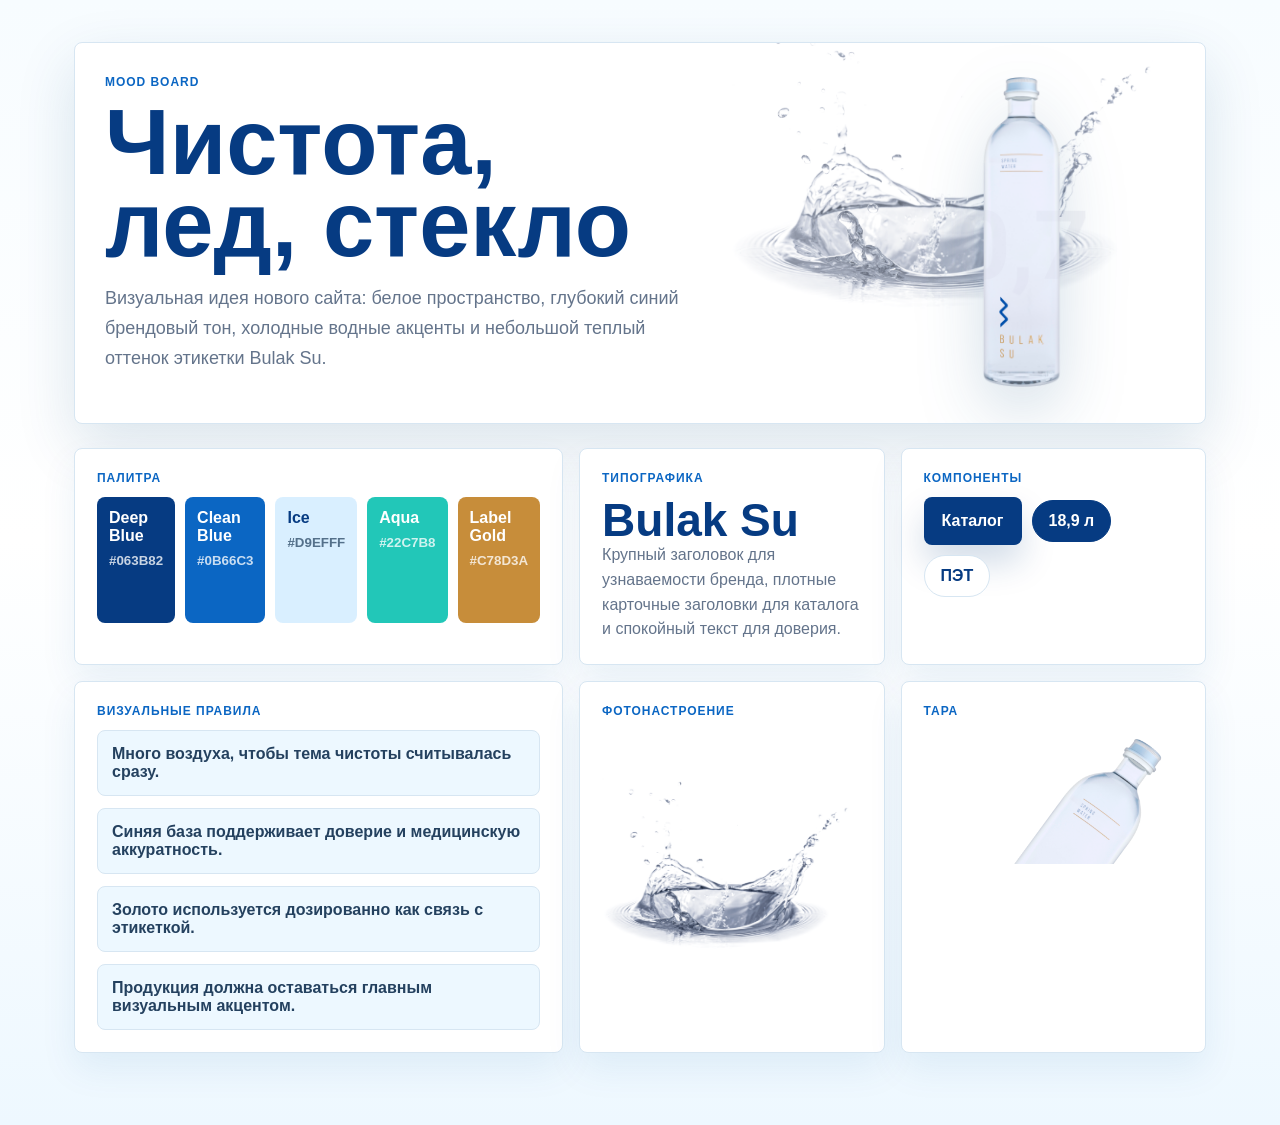
<file: docs/moodboard.html>
<!doctype html>
<html lang="ru">
  <head>
    <meta charset="utf-8" />
    <meta name="viewport" content="width=device-width, initial-scale=1" />
    <title>Mood board Bulak Su</title>
    <link rel="stylesheet" href="../styles.css" />
    <style>
      body {
        background:
          linear-gradient(180deg, #f7fcff, #ffffff 48%, #eef8ff),
          #f7fcff;
      }

      .mood-page {
        max-width: 1180px;
        margin: 0 auto;
        padding: 42px 24px 72px;
      }

      .mood-hero {
        display: grid;
        grid-template-columns: 1fr 0.8fr;
        gap: 24px;
        align-items: center;
        min-height: 360px;
        margin-bottom: 24px;
        padding: 30px;
        overflow: hidden;
        background: white;
        border: 1px solid var(--line);
        border-radius: var(--radius);
        box-shadow: var(--shadow);
      }

      .mood-hero h1 {
        font-size: clamp(52px, 8vw, 92px);
      }

      .mood-product {
        position: relative;
        min-height: 320px;
      }

      .mood-product img:first-child {
        position: absolute;
        right: 0;
        bottom: 0;
        width: 96%;
        opacity: 0.68;
      }

      .mood-product img:last-child {
        position: absolute;
        right: 18%;
        bottom: 6px;
        height: 310px;
        filter: drop-shadow(0 24px 32px rgba(14, 78, 130, 0.18));
      }

      .mood-grid {
        display: grid;
        grid-template-columns: 1.1fr 0.9fr 0.9fr;
        gap: 16px;
      }

      .mood-card {
        padding: 22px;
        background: white;
        border: 1px solid var(--line);
        border-radius: var(--radius);
        box-shadow: 0 16px 36px rgba(11, 84, 151, 0.08);
      }

      .swatches {
        display: grid;
        grid-template-columns: repeat(5, 1fr);
        gap: 10px;
      }

      .swatch {
        min-height: 126px;
        padding: 12px;
        color: white;
        border-radius: var(--radius);
        font-weight: 850;
      }

      .swatch small {
        display: block;
        margin-top: 8px;
        color: rgba(255, 255, 255, 0.78);
        font-weight: 700;
      }

      .swatch:nth-child(1) {
        background: #063b82;
      }

      .swatch:nth-child(2) {
        background: #0b66c3;
      }

      .swatch:nth-child(3) {
        color: #063b82;
        background: #d9efff;
      }

      .swatch:nth-child(3) small {
        color: #54708a;
      }

      .swatch:nth-child(4) {
        background: #22c7b8;
      }

      .swatch:nth-child(5) {
        background: #c78d3a;
      }

      .type-sample strong {
        display: block;
        color: var(--blue-900);
        font-size: 46px;
        line-height: 1;
      }

      .type-sample span {
        color: var(--muted);
        line-height: 1.55;
      }

      .visual-rules {
        display: grid;
        gap: 12px;
      }

      .visual-rules span {
        display: block;
        padding: 14px;
        color: #24415f;
        background: var(--ice);
        border: 1px solid var(--line);
        border-radius: var(--radius);
        font-weight: 800;
      }

      .component-row {
        display: flex;
        flex-wrap: wrap;
        gap: 10px;
        align-items: center;
      }

      @media (max-width: 920px) {
        .mood-hero,
        .mood-grid {
          grid-template-columns: 1fr;
        }
      }

      @media (max-width: 560px) {
        .swatches {
          grid-template-columns: 1fr 1fr;
        }
      }
    </style>
  </head>
  <body>
    <main class="mood-page">
      <section class="mood-hero">
        <div>
          <p class="eyebrow">Mood board</p>
          <h1>Чистота, лед, стекло</h1>
          <p class="hero-lead">
            Визуальная идея нового сайта: белое пространство, глубокий синий брендовый тон, холодные водные акценты и
            небольшой теплый оттенок этикетки Bulak Su.
          </p>
        </div>
        <div class="mood-product" aria-hidden="true">
          <img src="../assets/report/water-splash.png" alt="" />
          <img src="../assets/products/bottle-07.png" alt="" />
        </div>
      </section>

      <section class="mood-grid" aria-label="Визуальная система">
        <article class="mood-card">
          <p class="eyebrow">Палитра</p>
          <div class="swatches">
            <span class="swatch">Deep Blue<small>#063B82</small></span>
            <span class="swatch">Clean Blue<small>#0B66C3</small></span>
            <span class="swatch">Ice<small>#D9EFFF</small></span>
            <span class="swatch">Aqua<small>#22C7B8</small></span>
            <span class="swatch">Label Gold<small>#C78D3A</small></span>
          </div>
        </article>

        <article class="mood-card type-sample">
          <p class="eyebrow">Типографика</p>
          <strong>Bulak Su</strong>
          <span>
            Крупный заголовок для узнаваемости бренда, плотные карточные заголовки для каталога и спокойный текст для
            доверия.
          </span>
        </article>

        <article class="mood-card">
          <p class="eyebrow">Компоненты</p>
          <div class="component-row">
            <a class="button button-primary" href="../index.html#products">Каталог</a>
            <button class="chip is-active" type="button">18,9 л</button>
            <button class="chip" type="button">ПЭТ</button>
          </div>
        </article>

        <article class="mood-card">
          <p class="eyebrow">Визуальные правила</p>
          <div class="visual-rules">
            <span>Много воздуха, чтобы тема чистоты считывалась сразу.</span>
            <span>Синяя база поддерживает доверие и медицинскую аккуратность.</span>
            <span>Золото используется дозированно как связь с этикеткой.</span>
            <span>Продукция должна оставаться главным визуальным акцентом.</span>
          </div>
        </article>

        <article class="mood-card">
          <p class="eyebrow">Фотонастроение</p>
          <img src="../assets/report/water-splash.png" alt="Водный всплеск" />
        </article>

        <article class="mood-card">
          <p class="eyebrow">Тара</p>
          <img src="../assets/report/glass-materials.png" alt="Стеклянная тара" />
        </article>
      </section>
    </main>
  </body>
</html>
</file>
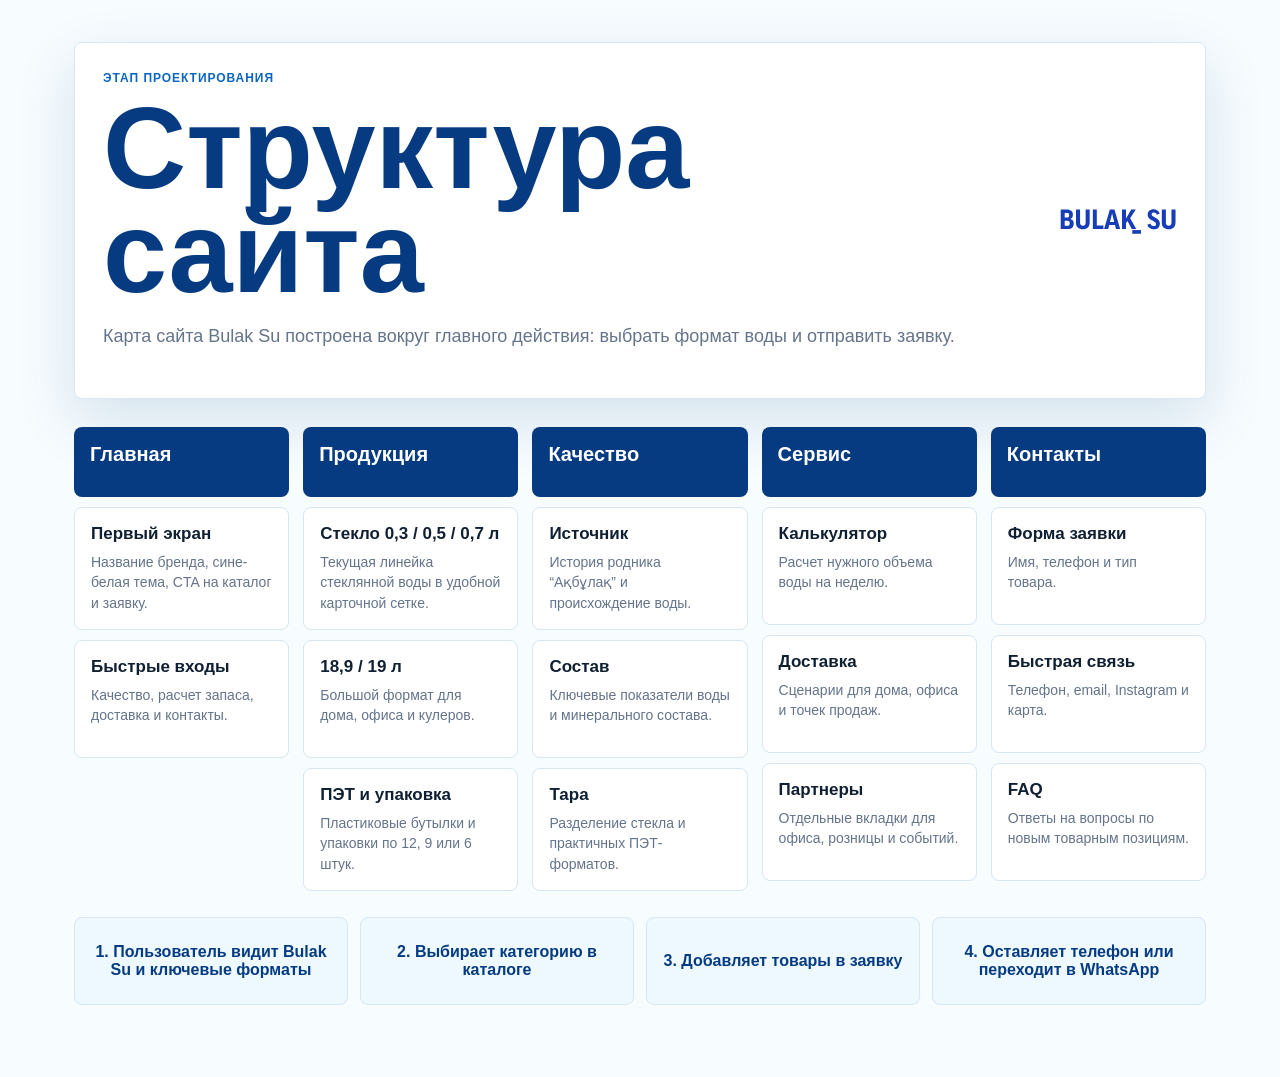
<file: docs/structure.html>
<!doctype html>
<html lang="ru">
  <head>
    <meta charset="utf-8" />
    <meta name="viewport" content="width=device-width, initial-scale=1" />
    <title>Структура сайта Bulak Su</title>
    <link rel="stylesheet" href="../styles.css" />
    <style>
      body {
        background: #f7fcff;
      }

      .doc-page {
        max-width: 1180px;
        margin: 0 auto;
        padding: 42px 24px 72px;
      }

      .doc-hero {
        display: flex;
        justify-content: space-between;
        gap: 24px;
        align-items: center;
        margin-bottom: 28px;
        padding: 28px;
        background: white;
        border: 1px solid var(--line);
        border-radius: var(--radius);
        box-shadow: var(--shadow);
      }

      .doc-hero img {
        width: 118px;
      }

      .site-map {
        display: grid;
        grid-template-columns: repeat(5, minmax(0, 1fr));
        gap: 14px;
      }

      .map-column {
        display: grid;
        gap: 10px;
        align-content: start;
      }

      .map-column h2 {
        min-height: 70px;
        margin: 0;
        padding: 16px;
        color: white;
        background: var(--blue-900);
        border-radius: var(--radius);
        font-size: 20px;
        line-height: 1.12;
      }

      .map-column article {
        min-height: 118px;
        padding: 16px;
        background: white;
        border: 1px solid var(--line);
        border-radius: var(--radius);
      }

      .map-column h3 {
        margin-bottom: 8px;
        font-size: 17px;
      }

      .map-column p {
        margin: 0;
        color: var(--muted);
        font-size: 14px;
        line-height: 1.45;
      }

      .flow {
        display: grid;
        grid-template-columns: repeat(4, 1fr);
        gap: 12px;
        margin-top: 26px;
      }

      .flow span {
        display: grid;
        min-height: 88px;
        place-items: center;
        padding: 16px;
        color: var(--blue-900);
        text-align: center;
        background: var(--ice);
        border: 1px solid var(--line);
        border-radius: var(--radius);
        font-weight: 850;
      }

      @media (max-width: 900px) {
        .site-map,
        .flow {
          grid-template-columns: 1fr 1fr;
        }
      }

      @media (max-width: 560px) {
        .doc-hero,
        .site-map,
        .flow {
          grid-template-columns: 1fr;
          display: grid;
        }
      }
    </style>
  </head>
  <body>
    <main class="doc-page">
      <section class="doc-hero">
        <div>
          <p class="eyebrow">Этап проектирования</p>
          <h1>Структура сайта</h1>
          <p class="hero-lead">
            Карта сайта Bulak Su построена вокруг главного действия: выбрать формат воды и отправить заявку.
          </p>
        </div>
        <img src="../assets/brand/logo-blue.svg" alt="Bulak Su" />
      </section>

      <section class="site-map" aria-label="Карта разделов сайта">
        <div class="map-column">
          <h2>Главная</h2>
          <article>
            <h3>Первый экран</h3>
            <p>Название бренда, сине-белая тема, CTA на каталог и заявку.</p>
          </article>
          <article>
            <h3>Быстрые входы</h3>
            <p>Качество, расчет запаса, доставка и контакты.</p>
          </article>
        </div>
        <div class="map-column">
          <h2>Продукция</h2>
          <article>
            <h3>Стекло 0,3 / 0,5 / 0,7 л</h3>
            <p>Текущая линейка стеклянной воды в удобной карточной сетке.</p>
          </article>
          <article>
            <h3>18,9 / 19 л</h3>
            <p>Большой формат для дома, офиса и кулеров.</p>
          </article>
          <article>
            <h3>ПЭТ и упаковка</h3>
            <p>Пластиковые бутылки и упаковки по 12, 9 или 6 штук.</p>
          </article>
        </div>
        <div class="map-column">
          <h2>Качество</h2>
          <article>
            <h3>Источник</h3>
            <p>История родника “Ақбұлақ” и происхождение воды.</p>
          </article>
          <article>
            <h3>Состав</h3>
            <p>Ключевые показатели воды и минерального состава.</p>
          </article>
          <article>
            <h3>Тара</h3>
            <p>Разделение стекла и практичных ПЭТ-форматов.</p>
          </article>
        </div>
        <div class="map-column">
          <h2>Сервис</h2>
          <article>
            <h3>Калькулятор</h3>
            <p>Расчет нужного объема воды на неделю.</p>
          </article>
          <article>
            <h3>Доставка</h3>
            <p>Сценарии для дома, офиса и точек продаж.</p>
          </article>
          <article>
            <h3>Партнеры</h3>
            <p>Отдельные вкладки для офиса, розницы и событий.</p>
          </article>
        </div>
        <div class="map-column">
          <h2>Контакты</h2>
          <article>
            <h3>Форма заявки</h3>
            <p>Имя, телефон и тип товара.</p>
          </article>
          <article>
            <h3>Быстрая связь</h3>
            <p>Телефон, email, Instagram и карта.</p>
          </article>
          <article>
            <h3>FAQ</h3>
            <p>Ответы на вопросы по новым товарным позициям.</p>
          </article>
        </div>
      </section>

      <section class="flow" aria-label="Пользовательский путь">
        <span>1. Пользователь видит Bulak Su и ключевые форматы</span>
        <span>2. Выбирает категорию в каталоге</span>
        <span>3. Добавляет товары в заявку</span>
        <span>4. Оставляет телефон или переходит в WhatsApp</span>
      </section>
    </main>
  </body>
</html>
</file>
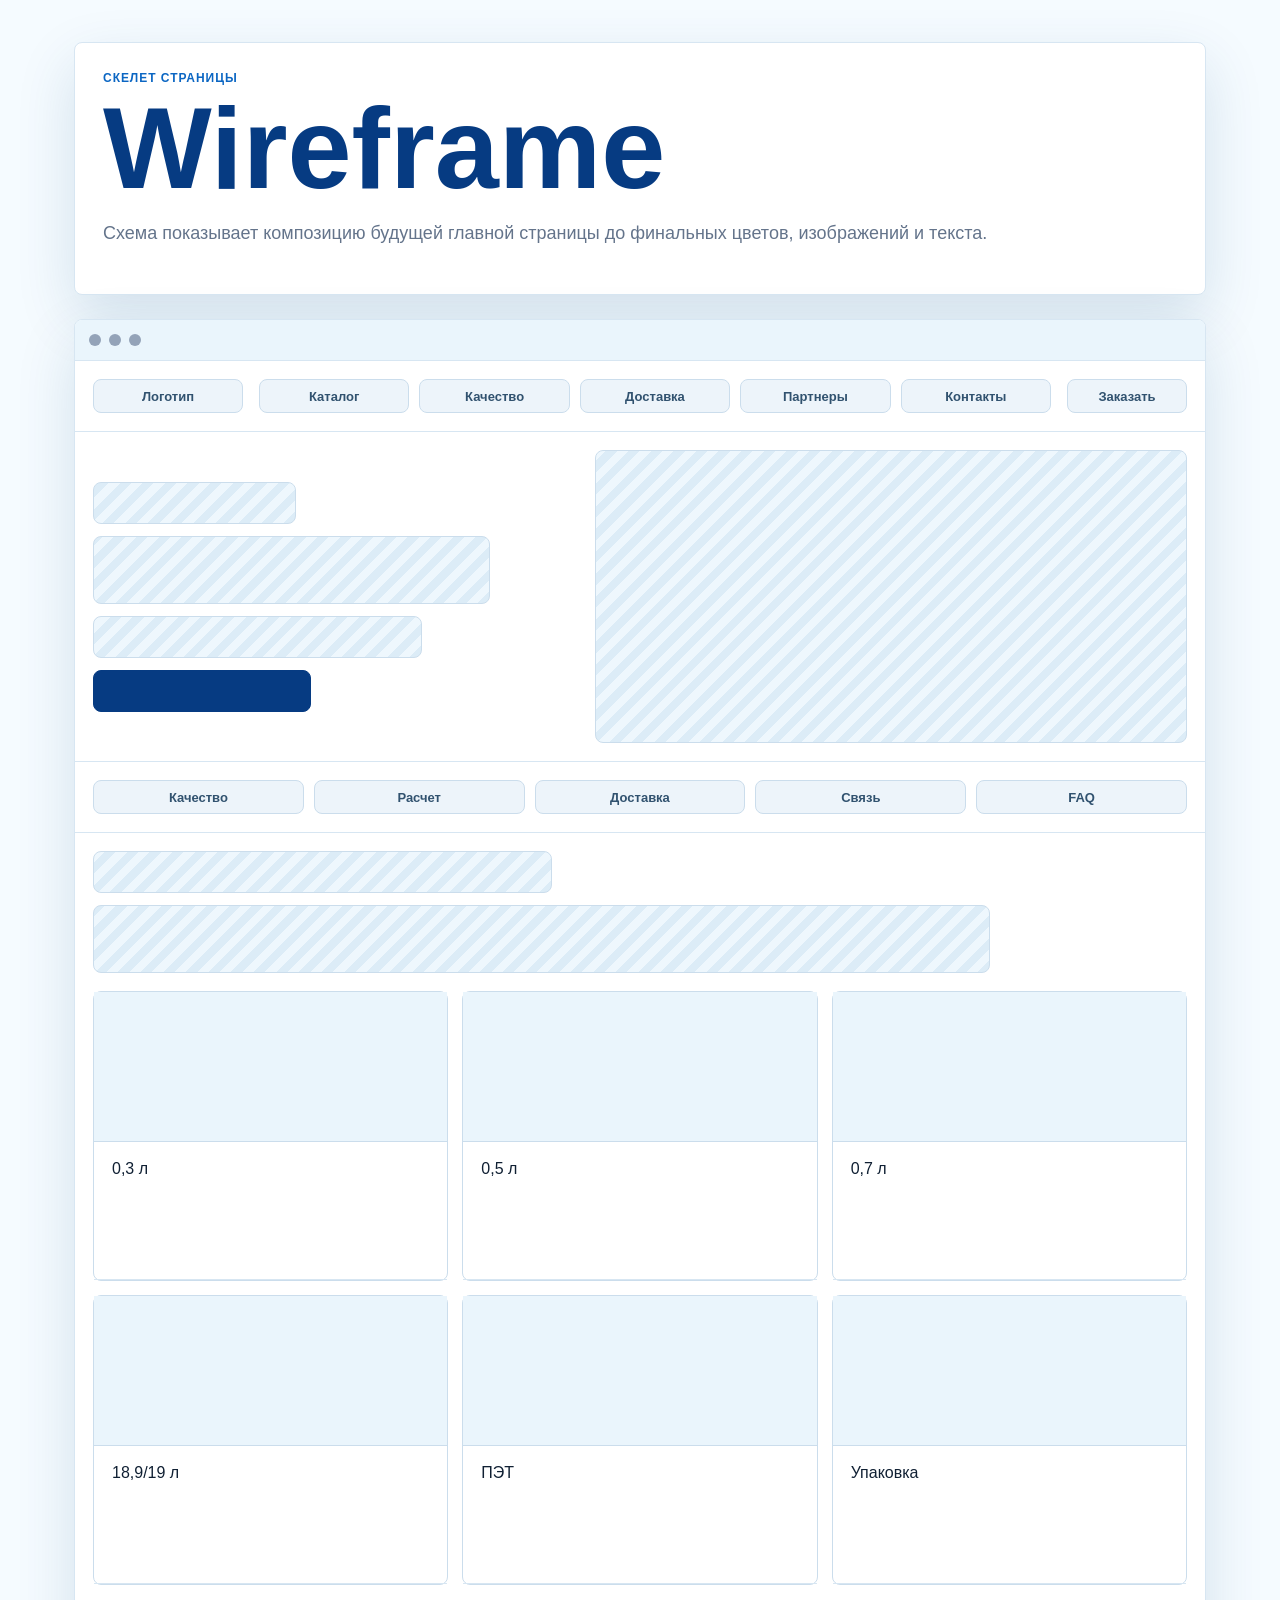
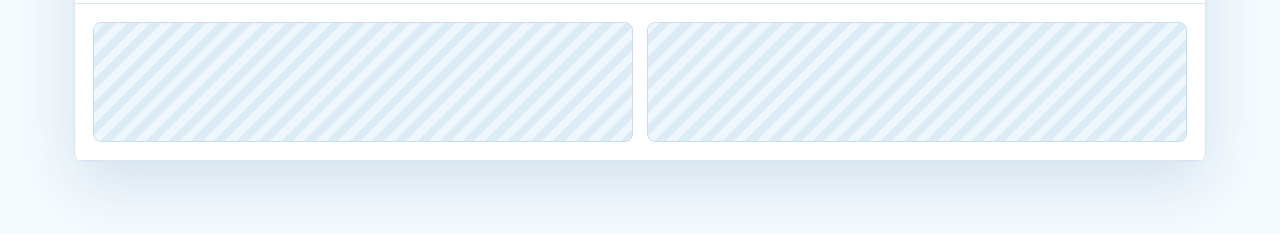
<file: docs/wireframe.html>
<!doctype html>
<html lang="ru">
  <head>
    <meta charset="utf-8" />
    <meta name="viewport" content="width=device-width, initial-scale=1" />
    <title>Скелет сайта Bulak Su</title>
    <link rel="stylesheet" href="../styles.css" />
    <style>
      body {
        background: #f5fbff;
      }

      .wire-page {
        max-width: 1180px;
        margin: 0 auto;
        padding: 42px 24px 72px;
      }

      .wire-hero {
        margin-bottom: 24px;
        padding: 28px;
        background: white;
        border: 1px solid var(--line);
        border-radius: var(--radius);
        box-shadow: var(--shadow);
      }

      .browser-frame {
        overflow: hidden;
        background: white;
        border: 1px solid var(--line);
        border-radius: var(--radius);
        box-shadow: var(--shadow);
      }

      .browser-top {
        display: flex;
        gap: 8px;
        padding: 14px;
        background: #eaf5fc;
        border-bottom: 1px solid var(--line);
      }

      .browser-top span {
        width: 12px;
        height: 12px;
        background: #94a3b8;
        border-radius: 50%;
      }

      .wire-section {
        padding: 18px;
        border-bottom: 1px solid var(--line);
      }

      .wire-header {
        display: grid;
        grid-template-columns: 150px 1fr 120px;
        gap: 16px;
        align-items: center;
      }

      .wire-nav {
        display: grid;
        grid-template-columns: repeat(5, 1fr);
        gap: 10px;
      }

      .wire-hero-grid {
        display: grid;
        grid-template-columns: 0.9fr 1.1fr;
        gap: 18px;
        min-height: 330px;
      }

      .wire-products {
        display: grid;
        grid-template-columns: repeat(3, 1fr);
        gap: 14px;
      }

      .wire-product {
        display: grid;
        grid-template-rows: 150px auto;
        min-height: 290px;
        border: 1px solid #cbddec;
        border-radius: var(--radius);
      }

      .wire-product div:first-child {
        background: #eaf5fc;
        border-bottom: 1px solid #cbddec;
      }

      .wire-label {
        display: inline-grid;
        place-items: center;
        min-height: 34px;
        padding: 0 12px;
        color: #31526f;
        background: #edf4fa;
        border: 1px solid #cbddec;
        border-radius: var(--radius);
        font-size: 13px;
        font-weight: 800;
      }

      .block {
        min-height: 42px;
        background: repeating-linear-gradient(
          -45deg,
          #dcecf7,
          #dcecf7 8px,
          #eef7fd 8px,
          #eef7fd 16px
        );
        border: 1px solid #cbddec;
        border-radius: var(--radius);
      }

      .block.dark {
        background: #0b66c3;
        border-color: #0b66c3;
      }

      .block.tall {
        min-height: 280px;
      }

      .block.medium {
        min-height: 120px;
      }

      .wire-copy {
        display: grid;
        gap: 12px;
        align-content: center;
      }

      .wire-copy .block:nth-child(1) {
        width: 42%;
      }

      .wire-copy .block:nth-child(2) {
        width: 82%;
        min-height: 68px;
      }

      .wire-copy .block:nth-child(3) {
        width: 68%;
      }

      .wire-copy .block:nth-child(4) {
        width: 45%;
        background: #063b82;
        border-color: #063b82;
      }

      .wire-two {
        display: grid;
        grid-template-columns: 1fr 1fr;
        gap: 14px;
      }

      @media (max-width: 900px) {
        .wire-header,
        .wire-hero-grid,
        .wire-products,
        .wire-two {
          grid-template-columns: 1fr;
        }

        .wire-nav {
          grid-template-columns: 1fr 1fr;
        }
      }
    </style>
  </head>
  <body>
    <main class="wire-page">
      <section class="wire-hero">
        <p class="eyebrow">Скелет страницы</p>
        <h1>Wireframe</h1>
        <p class="hero-lead">
          Схема показывает композицию будущей главной страницы до финальных цветов, изображений и текста.
        </p>
      </section>

      <section class="browser-frame" aria-label="Вайрфрейм страницы">
        <div class="browser-top"><span></span><span></span><span></span></div>

        <div class="wire-section wire-header">
          <div class="wire-label">Логотип</div>
          <div class="wire-nav">
            <span class="wire-label">Каталог</span>
            <span class="wire-label">Качество</span>
            <span class="wire-label">Доставка</span>
            <span class="wire-label">Партнеры</span>
            <span class="wire-label">Контакты</span>
          </div>
          <div class="wire-label">Заказать</div>
        </div>

        <div class="wire-section wire-hero-grid">
          <div class="wire-copy">
            <div class="block"></div>
            <div class="block"></div>
            <div class="block"></div>
            <div class="block dark"></div>
          </div>
          <div class="block tall"></div>
        </div>

        <div class="wire-section">
          <div class="wire-nav">
            <span class="wire-label">Качество</span>
            <span class="wire-label">Расчет</span>
            <span class="wire-label">Доставка</span>
            <span class="wire-label">Связь</span>
            <span class="wire-label">FAQ</span>
          </div>
        </div>

        <div class="wire-section">
          <div class="wire-copy" style="margin-bottom: 18px">
            <div class="block"></div>
            <div class="block"></div>
          </div>
          <div class="wire-products">
            <article class="wire-product"><div></div><div class="wire-section">0,3 л</div></article>
            <article class="wire-product"><div></div><div class="wire-section">0,5 л</div></article>
            <article class="wire-product"><div></div><div class="wire-section">0,7 л</div></article>
            <article class="wire-product"><div></div><div class="wire-section">18,9/19 л</div></article>
            <article class="wire-product"><div></div><div class="wire-section">ПЭТ</div></article>
            <article class="wire-product"><div></div><div class="wire-section">Упаковка</div></article>
          </div>
        </div>

        <div class="wire-section wire-two">
          <div class="block medium"></div>
          <div class="block medium"></div>
        </div>
      </section>
    </main>
  </body>
</html>
</file>
<file: styles.css>
:root {
  color-scheme: light;
  --ink: #102033;
  --muted: #64748b;
  --blue-900: #063b82;
  --blue-700: #0b66c3;
  --blue-500: #1497dc;
  --ice: #edf8ff;
  --ice-strong: #d9efff;
  --aqua: #22c7b8;
  --gold: #c78d3a;
  --line: #d7e6f2;
  --paper: #ffffff;
  --panel: rgba(255, 255, 255, 0.84);
  --shadow: 0 22px 60px rgba(10, 71, 121, 0.14);
  --radius: 8px;
  --max: 1180px;
  font-family: Inter, "Segoe UI", Roboto, Arial, sans-serif;
}

* {
  box-sizing: border-box;
}

html {
  scroll-behavior: smooth;
}

body {
  margin: 0;
  color: var(--ink);
  background:
    linear-gradient(180deg, #f7fcff 0%, #ffffff 32%, #f5fbff 100%);
  letter-spacing: 0;
}

body.drawer-open {
  overflow: hidden;
}

img {
  display: block;
  max-width: 100%;
}

a {
  color: inherit;
  text-decoration: none;
}

button,
input,
select {
  font: inherit;
}

.site-header {
  position: sticky;
  top: 0;
  z-index: 30;
  display: grid;
  grid-template-columns: auto 1fr auto;
  align-items: center;
  gap: 24px;
  min-height: 72px;
  padding: 12px clamp(18px, 4vw, 44px);
  background: rgba(255, 255, 255, 0.88);
  border-bottom: 1px solid rgba(215, 230, 242, 0.8);
  backdrop-filter: blur(18px);
}

.brand {
  display: inline-flex;
  align-items: center;
  gap: 12px;
  min-width: 190px;
  font-size: 12px;
  font-weight: 800;
  color: var(--blue-900);
  letter-spacing: 0;
}

.brand img {
  width: 124px;
  height: auto;
}

.site-nav {
  display: flex;
  justify-content: center;
  gap: clamp(16px, 2vw, 32px);
  font-size: 14px;
  font-weight: 700;
  color: #24415f;
}

.site-nav a {
  position: relative;
  padding: 8px 0;
}

.site-nav a::after {
  position: absolute;
  right: 0;
  bottom: 2px;
  left: 0;
  height: 2px;
  content: "";
  background: var(--aqua);
  transform: scaleX(0);
  transform-origin: center;
  transition: transform 180ms ease;
}

.site-nav a:hover::after,
.site-nav a:focus-visible::after {
  transform: scaleX(1);
}

.icon-button,
.header-order,
.button,
.chip,
.quality-tabs button,
.persona-tabs button {
  border: 0;
  cursor: pointer;
}

.icon-button {
  display: inline-grid;
  width: 44px;
  height: 44px;
  place-items: center;
  color: var(--blue-900);
  background: var(--ice);
  border: 1px solid var(--line);
  border-radius: var(--radius);
}

.nav-toggle {
  display: none;
}

.header-order {
  display: inline-flex;
  align-items: center;
  justify-content: center;
  gap: 8px;
  min-height: 44px;
  padding: 0 14px;
  color: white;
  background: var(--blue-900);
  border-radius: var(--radius);
  box-shadow: 0 14px 30px rgba(6, 59, 130, 0.18);
}

.header-order strong {
  display: inline-grid;
  min-width: 22px;
  height: 22px;
  place-items: center;
  color: var(--blue-900);
  background: white;
  border-radius: 999px;
  font-size: 12px;
}

.hero {
  position: relative;
  display: grid;
  grid-template-columns: minmax(0, 0.95fr) minmax(420px, 1.05fr);
  align-items: center;
  min-height: calc(100svh - 106px);
  max-width: 1440px;
  margin: 0 auto;
  padding: clamp(44px, 5vw, 82px) clamp(18px, 5vw, 72px) 42px;
  overflow: hidden;
}

.hero::before {
  position: absolute;
  inset: 0 0 auto auto;
  width: 54%;
  height: 100%;
  content: "";
  background:
    linear-gradient(115deg, transparent 0 18%, rgba(217, 239, 255, 0.72) 18% 100%);
  z-index: -2;
}

.hero-content {
  position: relative;
  z-index: 2;
  max-width: 620px;
}

.eyebrow {
  margin: 0 0 12px;
  color: var(--blue-700);
  font-size: 12px;
  font-weight: 850;
  letter-spacing: 0.08em;
  text-transform: uppercase;
}

h1,
h2,
h3,
p {
  margin-top: 0;
}

h1 {
  margin-bottom: 18px;
  font-size: clamp(64px, 9vw, 126px);
  line-height: 0.9;
  letter-spacing: 0;
  color: var(--blue-900);
}

h2 {
  margin-bottom: 16px;
  font-size: clamp(34px, 5vw, 58px);
  line-height: 1;
  letter-spacing: 0;
  color: var(--blue-900);
}

h3 {
  margin-bottom: 10px;
  font-size: 22px;
  line-height: 1.18;
}

.hero-lead,
.section-heading p,
.quality-copy > p,
.calc-panel > div > p,
.map-band p,
.contact-card p,
.partner-shell p {
  color: var(--muted);
  font-size: 18px;
  line-height: 1.65;
}

.hero-actions,
.catalog-toolbar,
.product-meta,
.contact-links,
.quality-tabs,
.persona-tabs {
  display: flex;
  flex-wrap: wrap;
  align-items: center;
  gap: 10px;
}

.button {
  display: inline-flex;
  align-items: center;
  justify-content: center;
  gap: 10px;
  min-height: 48px;
  padding: 0 18px;
  border-radius: var(--radius);
  font-weight: 800;
  line-height: 1;
  transition:
    transform 160ms ease,
    box-shadow 160ms ease,
    background 160ms ease;
}

.button:hover,
.button:focus-visible,
.header-order:hover,
.chip:hover,
.quality-tabs button:hover,
.persona-tabs button:hover {
  transform: translateY(-1px);
}

.button-primary {
  color: white;
  background: var(--blue-900);
  box-shadow: 0 18px 34px rgba(6, 59, 130, 0.18);
}

.button-ghost {
  color: var(--blue-900);
  background: rgba(255, 255, 255, 0.78);
  border: 1px solid var(--line);
}

.button-card {
  width: 100%;
  color: var(--blue-900);
  background: var(--ice);
  border: 1px solid var(--line);
}

.hero-media {
  position: relative;
  min-height: 620px;
}

.hero-splash {
  position: absolute;
  right: -2%;
  bottom: 4%;
  width: min(720px, 90%);
  opacity: 0.72;
  mix-blend-mode: multiply;
}

.hero-bottle {
  position: absolute;
  object-fit: contain;
  filter: drop-shadow(0 28px 34px rgba(31, 91, 138, 0.16));
}

.hero-bottle-lg {
  right: 22%;
  bottom: 10%;
  height: min(75vh, 650px);
}

.hero-bottle-sm {
  right: 6%;
  bottom: 11%;
  height: min(49vh, 410px);
}

.hero-facts {
  position: absolute;
  right: clamp(18px, 5vw, 72px);
  bottom: 20px;
  left: clamp(18px, 5vw, 72px);
  display: grid;
  grid-template-columns: repeat(3, 1fr);
  gap: 12px;
}

.hero-facts article {
  min-height: 92px;
  padding: 18px;
  background: rgba(255, 255, 255, 0.78);
  border: 1px solid var(--line);
  border-radius: var(--radius);
  box-shadow: 0 14px 28px rgba(15, 74, 124, 0.08);
  backdrop-filter: blur(14px);
}

.hero-facts span {
  display: block;
  color: var(--blue-900);
  font-size: 26px;
  font-weight: 900;
}

.hero-facts p {
  margin: 6px 0 0;
  color: var(--muted);
  font-size: 14px;
  line-height: 1.35;
}

.quick-strip {
  display: grid;
  grid-template-columns: repeat(4, 1fr);
  max-width: var(--max);
  margin: 0 auto;
  padding: 0 clamp(18px, 4vw, 36px);
  transform: translateY(12px);
}

.quick-strip a {
  display: flex;
  align-items: center;
  gap: 10px;
  min-height: 62px;
  padding: 10px 16px;
  color: #24415f;
  background: white;
  border: 1px solid var(--line);
  font-weight: 800;
}

.quick-strip a:first-child {
  border-radius: var(--radius) 0 0 var(--radius);
}

.quick-strip a:last-child {
  border-radius: 0 var(--radius) var(--radius) 0;
}

.quick-strip svg {
  color: var(--blue-700);
}

.section {
  max-width: var(--max);
  margin: 0 auto;
  padding: clamp(72px, 9vw, 118px) clamp(18px, 4vw, 36px);
}

.section-heading {
  max-width: 760px;
  margin: 0 auto 34px;
  text-align: center;
}

.section-heading.align-left {
  margin-right: 0;
  margin-left: 0;
  text-align: left;
}

.catalog-toolbar {
  justify-content: center;
  margin-bottom: 22px;
}

.chip,
.quality-tabs button,
.persona-tabs button {
  min-height: 42px;
  padding: 0 16px;
  color: var(--blue-900);
  background: #fff;
  border: 1px solid var(--line);
  border-radius: 999px;
  font-weight: 800;
}

.chip.is-active,
.quality-tabs button.is-active,
.persona-tabs button.is-active {
  color: white;
  background: var(--blue-900);
  border-color: var(--blue-900);
}

.product-grid {
  display: grid;
  grid-template-columns: repeat(3, minmax(0, 1fr));
  gap: 18px;
}

.product-card {
  display: grid;
  grid-template-rows: 292px 1fr;
  overflow: hidden;
  background: var(--paper);
  border: 1px solid var(--line);
  border-radius: var(--radius);
  box-shadow: 0 18px 44px rgba(12, 76, 129, 0.08);
  transition:
    opacity 160ms ease,
    transform 160ms ease;
}

.product-card.is-hidden {
  display: none;
}

.product-visual {
  position: relative;
  display: grid;
  place-items: end center;
  min-height: 292px;
  padding: 20px 20px 0;
  overflow: hidden;
  background:
    radial-gradient(circle at 35% 25%, rgba(34, 199, 184, 0.2), transparent 28%),
    linear-gradient(180deg, #f5fbff, #e7f5ff);
}

.product-visual::after {
  position: absolute;
  right: 16px;
  bottom: 14px;
  left: 16px;
  height: 12px;
  content: "";
  background: rgba(10, 61, 115, 0.08);
  filter: blur(10px);
  border-radius: 999px;
}

.product-visual img {
  position: relative;
  z-index: 1;
  max-height: 260px;
  object-fit: contain;
}

.product-photo-189 {
  max-height: 286px;
  transform: translateY(10px) scale(1.03);
  filter: drop-shadow(0 18px 24px rgba(6, 59, 130, 0.14));
}

.product-photo-pet {
  width: min(255px, 78%);
  height: 270px;
  object-fit: cover;
  object-position: center;
  border: 1px solid rgba(215, 230, 242, 0.9);
  border-radius: var(--radius) var(--radius) 0 0;
  box-shadow: 0 18px 34px rgba(6, 59, 130, 0.1);
}

.product-visual-text {
  place-items: center;
}

.product-visual-text::after {
  display: none;
}

.packaging-text {
  position: relative;
  z-index: 1;
  display: grid;
  grid-template-columns: 1fr;
  gap: 10px;
  width: min(230px, 88%);
}

.packaging-text span {
  display: grid;
  min-height: 56px;
  place-items: center;
  color: var(--blue-900);
  background: rgba(255, 255, 255, 0.82);
  border: 1px solid var(--line);
  border-radius: var(--radius);
  font-size: 28px;
  font-weight: 950;
}

.product-card-accent .product-visual {
  background:
    radial-gradient(circle at 72% 18%, rgba(199, 141, 58, 0.18), transparent 28%),
    linear-gradient(180deg, #f8fcff, #dff2ff);
}

.product-body {
  display: grid;
  gap: 12px;
  align-content: start;
  padding: 20px;
}

.product-kicker {
  margin: 0;
  color: var(--gold);
  font-size: 12px;
  font-weight: 900;
  letter-spacing: 0.08em;
  text-transform: uppercase;
}

.product-body p:not(.product-kicker) {
  color: var(--muted);
  line-height: 1.55;
}

.product-meta span {
  padding: 7px 9px;
  color: #31526f;
  background: #f5fbff;
  border: 1px solid var(--line);
  border-radius: 999px;
  font-size: 12px;
  font-weight: 750;
}

.large-bottle-visual,
.pet-line-visual,
.packaging-visual {
  position: relative;
  z-index: 1;
  display: grid;
  place-items: center;
  width: 220px;
  height: 250px;
}

.large-bottle-cap,
.large-bottle-neck,
.large-bottle-body,
.large-bottle-wave {
  position: absolute;
  display: block;
}

.large-bottle-cap {
  top: 8px;
  width: 74px;
  height: 28px;
  background: #e5f3ff;
  border: 2px solid #badcf4;
  border-radius: 7px 7px 4px 4px;
}

.large-bottle-neck {
  top: 30px;
  width: 48px;
  height: 46px;
  background: rgba(255, 255, 255, 0.78);
  border: 2px solid #b9ddf5;
  border-bottom: 0;
  border-radius: 12px 12px 0 0;
}

.large-bottle-body {
  bottom: 8px;
  width: 154px;
  height: 178px;
  padding-top: 48px;
  text-align: center;
  color: var(--blue-900);
  background:
    linear-gradient(120deg, rgba(255, 255, 255, 0.92), rgba(213, 237, 255, 0.58)),
    linear-gradient(180deg, rgba(255, 255, 255, 0.32), rgba(20, 151, 220, 0.18));
  border: 2px solid #acd8f3;
  border-radius: 44px 44px 30px 30px;
  box-shadow: inset 16px 0 24px rgba(255, 255, 255, 0.65);
}

.large-bottle-body strong {
  font-size: 46px;
  line-height: 1;
}

.large-bottle-body em {
  font-style: normal;
  font-weight: 900;
}

.large-bottle-wave {
  bottom: 44px;
  width: 118px;
  height: 28px;
  background: rgba(34, 199, 184, 0.2);
  border-radius: 999px 999px 18px 18px;
}

.pet-line-visual {
  grid-template-columns: repeat(3, 1fr);
  align-items: end;
  gap: 8px;
}

.pet-line-visual span {
  display: block;
  width: 54px;
  background:
    linear-gradient(110deg, rgba(255, 255, 255, 0.94), rgba(214, 238, 255, 0.56)),
    linear-gradient(180deg, transparent 0 42%, rgba(34, 199, 184, 0.18) 42% 72%, transparent 72%);
  border: 2px solid #bfe1f7;
  border-radius: 22px 22px 15px 15px;
  box-shadow: inset 9px 0 16px rgba(255, 255, 255, 0.72);
}

.pet-line-visual span:nth-child(1) {
  height: 132px;
}

.pet-line-visual span:nth-child(2) {
  height: 174px;
}

.pet-line-visual span:nth-child(3) {
  height: 150px;
}

.packaging-visual .pack-box {
  position: absolute;
  bottom: 22px;
  width: 166px;
  height: 118px;
  background: linear-gradient(135deg, #f9fdff, #d8efff);
  border: 2px solid #b8dcf2;
  border-radius: var(--radius);
  transform: skewY(-2deg);
}

.packaging-visual .pack-bottle {
  position: absolute;
  top: 20px;
  right: 42px;
  width: 58px;
  height: 155px;
  background: linear-gradient(120deg, rgba(255, 255, 255, 0.95), rgba(209, 236, 255, 0.62));
  border: 2px solid #afd9f5;
  border-radius: 22px 22px 14px 14px;
}

.packaging-visual .pack-label {
  position: absolute;
  bottom: 72px;
  left: 58px;
  color: var(--blue-900);
  font-size: 34px;
  font-weight: 950;
}

.section-calculator {
  padding-top: 36px;
}

.calc-panel {
  display: grid;
  grid-template-columns: 0.85fr 1.15fr;
  gap: 32px;
  align-items: center;
  padding: clamp(24px, 4vw, 42px);
  background:
    linear-gradient(135deg, rgba(255, 255, 255, 0.92), rgba(236, 248, 255, 0.88)),
    radial-gradient(circle at 100% 0, rgba(34, 199, 184, 0.18), transparent 40%);
  border: 1px solid var(--line);
  border-radius: var(--radius);
  box-shadow: var(--shadow);
}

.calculator {
  display: grid;
  gap: 18px;
}

.calculator label {
  display: grid;
  grid-template-columns: 180px 1fr 52px;
  align-items: center;
  gap: 14px;
  color: #24415f;
  font-weight: 800;
}

.calculator output {
  text-align: right;
  color: var(--blue-900);
  font-size: 22px;
  font-weight: 900;
}

input[type="range"] {
  width: 100%;
  accent-color: var(--blue-700);
}

.calc-result {
  padding: 22px;
  color: white;
  background: var(--blue-900);
  border-radius: var(--radius);
}

.calc-result span,
.calc-result p {
  color: rgba(255, 255, 255, 0.78);
}

.calc-result strong {
  display: block;
  margin: 6px 0;
  font-size: clamp(36px, 5vw, 58px);
  line-height: 1;
}

.quality-layout {
  display: grid;
  grid-template-columns: minmax(0, 0.95fr) minmax(360px, 1.05fr);
  gap: 28px;
  align-items: center;
}

.quality-note {
  min-height: 172px;
  margin-top: 18px;
  padding: 24px;
  background: white;
  border: 1px solid var(--line);
  border-radius: var(--radius);
  box-shadow: 0 18px 40px rgba(11, 84, 151, 0.08);
}

.quality-note p {
  color: var(--muted);
  line-height: 1.6;
}

.quality-card {
  position: relative;
  min-height: 460px;
  overflow: hidden;
  background: linear-gradient(180deg, #f9fdff, #e5f5ff);
  border: 1px solid var(--line);
  border-radius: var(--radius);
  box-shadow: var(--shadow);
}

.quality-card img {
  width: 100%;
  height: 340px;
  object-fit: contain;
  object-position: center bottom;
  padding: 22px;
}

.mineral-grid {
  display: grid;
  grid-template-columns: repeat(4, 1fr);
  gap: 10px;
  padding: 16px;
}

.mineral-grid span {
  display: grid;
  min-height: 82px;
  place-items: center;
  text-align: center;
  background: rgba(255, 255, 255, 0.76);
  border: 1px solid var(--line);
  border-radius: var(--radius);
}

.mineral-grid strong {
  color: var(--blue-900);
  font-size: 25px;
}

.mineral-grid small {
  color: var(--muted);
}

.delivery-grid {
  display: grid;
  grid-template-columns: repeat(3, 1fr);
  gap: 18px;
}

.delivery-card {
  padding: 26px;
  background: white;
  border: 1px solid var(--line);
  border-radius: var(--radius);
  box-shadow: 0 18px 40px rgba(11, 84, 151, 0.08);
}

.delivery-card svg {
  margin-bottom: 18px;
  color: var(--blue-700);
}

.delivery-card p {
  color: var(--muted);
  line-height: 1.6;
}

.map-band {
  display: flex;
  align-items: center;
  justify-content: space-between;
  gap: 18px;
  margin-top: 18px;
  padding: 28px;
  color: white;
  background:
    linear-gradient(90deg, rgba(6, 59, 130, 0.95), rgba(10, 100, 185, 0.88)),
    url("assets/report/water-splash.png") center/cover;
  border-radius: var(--radius);
}

.map-band .eyebrow,
.map-band p {
  color: rgba(255, 255, 255, 0.78);
}

.map-band h3 {
  margin-bottom: 6px;
  color: white;
}

.partner-shell {
  display: grid;
  grid-template-columns: minmax(0, 0.8fr) minmax(340px, 1fr);
  gap: 24px;
  align-items: start;
  padding: clamp(24px, 4vw, 42px);
  background: white;
  border: 1px solid var(--line);
  border-radius: var(--radius);
  box-shadow: var(--shadow);
}

.partner-shell .persona-tabs {
  grid-column: 2;
}

.persona-panel {
  grid-column: 2;
  padding: 26px;
  background: var(--ice);
  border: 1px solid var(--line);
  border-radius: var(--radius);
}

.persona-panel span {
  color: var(--blue-700);
  font-size: 12px;
  font-weight: 900;
  letter-spacing: 0.08em;
  text-transform: uppercase;
}

.faq-list {
  display: grid;
  gap: 12px;
  max-width: 850px;
  margin: 0 auto;
}

details {
  background: white;
  border: 1px solid var(--line);
  border-radius: var(--radius);
  box-shadow: 0 14px 30px rgba(11, 84, 151, 0.06);
}

summary {
  cursor: pointer;
  padding: 20px 22px;
  color: var(--blue-900);
  font-weight: 850;
}

details p {
  margin: 0;
  padding: 0 22px 22px;
  color: var(--muted);
  line-height: 1.6;
}

.contact-card {
  display: grid;
  grid-template-columns: 0.95fr 1.05fr;
  gap: 28px;
  padding: clamp(24px, 4vw, 42px);
  background:
    linear-gradient(135deg, white, rgba(236, 248, 255, 0.9)),
    radial-gradient(circle at 100% 100%, rgba(34, 199, 184, 0.18), transparent 42%);
  border: 1px solid var(--line);
  border-radius: var(--radius);
  box-shadow: var(--shadow);
}

.contact-links {
  align-items: stretch;
  margin-top: 22px;
}

.contact-links a {
  display: inline-flex;
  align-items: center;
  gap: 10px;
  min-height: 42px;
  padding: 0 12px;
  color: var(--blue-900);
  background: white;
  border: 1px solid var(--line);
  border-radius: var(--radius);
  font-weight: 800;
}

.lead-form,
.drawer-form {
  display: grid;
  gap: 14px;
}

.lead-form label,
.drawer-form label {
  display: grid;
  gap: 7px;
  color: #24415f;
  font-size: 14px;
  font-weight: 800;
}

.lead-form input,
.lead-form select,
.drawer-form input {
  min-height: 48px;
  width: 100%;
  padding: 0 14px;
  color: var(--ink);
  background: white;
  border: 1px solid var(--line);
  border-radius: var(--radius);
  outline: none;
}

.lead-form input:focus,
.lead-form select:focus,
.drawer-form input:focus {
  border-color: var(--blue-500);
  box-shadow: 0 0 0 4px rgba(20, 151, 220, 0.12);
}

.form-status {
  min-height: 22px;
  margin: 0;
  color: var(--blue-700);
  font-weight: 800;
}

.site-footer {
  display: flex;
  justify-content: space-between;
  gap: 22px;
  padding: 34px clamp(18px, 4vw, 44px);
  color: #58718a;
  background: #f3f9fe;
  border-top: 1px solid var(--line);
}

.site-footer img {
  width: 88px;
  margin-bottom: 8px;
}

.site-footer p {
  margin: 0;
}

.site-footer nav {
  display: flex;
  flex-wrap: wrap;
  justify-content: flex-end;
  gap: 18px;
  font-weight: 800;
}

.order-drawer {
  position: fixed;
  inset: 0;
  z-index: 50;
  display: grid;
  grid-template-columns: 1fr minmax(320px, 440px);
  pointer-events: none;
  opacity: 0;
  transition: opacity 180ms ease;
}

.order-drawer.is-open {
  pointer-events: auto;
  opacity: 1;
}

.drawer-backdrop {
  background: rgba(16, 32, 51, 0.42);
  backdrop-filter: blur(8px);
}

.drawer-panel {
  display: grid;
  grid-template-rows: auto 1fr auto;
  height: 100svh;
  padding: 22px;
  background: white;
  box-shadow: -22px 0 50px rgba(6, 59, 130, 0.18);
  transform: translateX(100%);
  transition: transform 210ms ease;
}

.order-drawer.is-open .drawer-panel {
  transform: translateX(0);
}

.drawer-header {
  display: flex;
  justify-content: space-between;
  gap: 18px;
  align-items: start;
  padding-bottom: 16px;
  border-bottom: 1px solid var(--line);
}

.drawer-header h2 {
  margin: 0;
  font-size: 32px;
}

.drawer-items {
  display: grid;
  align-content: start;
  gap: 12px;
  overflow-y: auto;
  padding: 16px 0;
}

.drawer-empty {
  padding: 24px;
  color: var(--muted);
  text-align: center;
  background: var(--ice);
  border: 1px solid var(--line);
  border-radius: var(--radius);
}

.drawer-item {
  display: grid;
  grid-template-columns: 1fr auto;
  gap: 12px;
  align-items: center;
  padding: 14px;
  background: #f7fcff;
  border: 1px solid var(--line);
  border-radius: var(--radius);
}

.drawer-item strong {
  display: block;
  margin-bottom: 4px;
}

.drawer-item small {
  color: var(--muted);
}

.qty-controls {
  display: inline-flex;
  align-items: center;
  gap: 8px;
}

.qty-controls button {
  display: inline-grid;
  width: 32px;
  height: 32px;
  place-items: center;
  color: var(--blue-900);
  background: white;
  border: 1px solid var(--line);
  border-radius: var(--radius);
  cursor: pointer;
}

.whatsapp-link {
  color: var(--blue-700);
  font-weight: 850;
  text-align: center;
}

svg {
  width: 20px;
  height: 20px;
  stroke-width: 2.2;
}

@media (max-width: 980px) {
  .site-header {
    grid-template-columns: auto 1fr auto;
  }

  .nav-toggle {
    display: inline-grid;
    justify-self: end;
  }

  .site-nav {
    position: fixed;
    top: 72px;
    right: 12px;
    left: 12px;
    display: none;
    padding: 16px;
    background: white;
    border: 1px solid var(--line);
    border-radius: var(--radius);
    box-shadow: var(--shadow);
  }

  .site-nav.is-open {
    display: grid;
  }

  .hero {
    grid-template-columns: 1fr;
    min-height: auto;
    padding-bottom: 210px;
  }

  .hero::before {
    width: 100%;
    height: 58%;
    top: auto;
    bottom: 0;
  }

  .hero-media {
    order: -1;
    min-height: 420px;
  }

  .hero-bottle-lg {
    right: 34%;
    height: 390px;
  }

  .hero-bottle-sm {
    right: 10%;
    height: 270px;
  }

  .hero-facts {
    grid-template-columns: 1fr;
  }

  .quick-strip,
  .product-grid,
  .delivery-grid,
  .calc-panel,
  .quality-layout,
  .partner-shell,
  .contact-card {
    grid-template-columns: 1fr;
  }

  .partner-shell .persona-tabs,
  .persona-panel {
    grid-column: auto;
  }
}

@media (max-width: 640px) {
  .site-header {
    min-height: 66px;
    gap: 8px;
    padding: 10px 12px;
  }

  .brand {
    min-width: auto;
  }

  .brand img {
    width: 104px;
  }

  .brand span,
  .header-order span {
    display: none;
  }

  .hero {
    padding: 28px 16px 330px;
  }

  .hero-actions {
    display: grid;
    grid-template-columns: 1fr;
    align-items: stretch;
  }

  .hero-actions .button {
    width: 100%;
  }

  h1 {
    font-size: 64px;
  }

  h2 {
    font-size: 34px;
  }

  .hero-lead,
  .section-heading p,
  .quality-copy > p,
  .calc-panel > div > p,
  .map-band p,
  .contact-card p,
  .partner-shell p {
    font-size: 16px;
  }

  .hero-media {
    min-height: 320px;
  }

  .hero-bottle-lg {
    right: 32%;
    height: 300px;
  }

  .hero-bottle-sm {
    right: 2%;
    height: 205px;
  }

  .hero-splash {
    right: -20%;
    width: 120%;
  }

  .hero-facts {
    right: 16px;
    bottom: 18px;
    left: 16px;
  }

  .quick-strip {
    grid-template-columns: 1fr 1fr;
    transform: none;
  }

  .quick-strip a,
  .quick-strip a:first-child,
  .quick-strip a:last-child {
    border-radius: 0;
  }

  .product-card {
    grid-template-rows: 240px 1fr;
  }

  .product-visual {
    min-height: 240px;
  }

  .product-visual img {
    max-height: 218px;
  }

  .calculator label {
    grid-template-columns: 1fr 46px;
  }

  .calculator label span {
    grid-column: 1 / -1;
  }

  .mineral-grid {
    grid-template-columns: 1fr 1fr;
  }

  .map-band,
  .site-footer {
    display: grid;
  }

  .site-footer nav {
    justify-content: start;
  }

  .order-drawer {
    grid-template-columns: 1fr;
  }

  .drawer-backdrop {
    display: none;
  }
}
</file>
